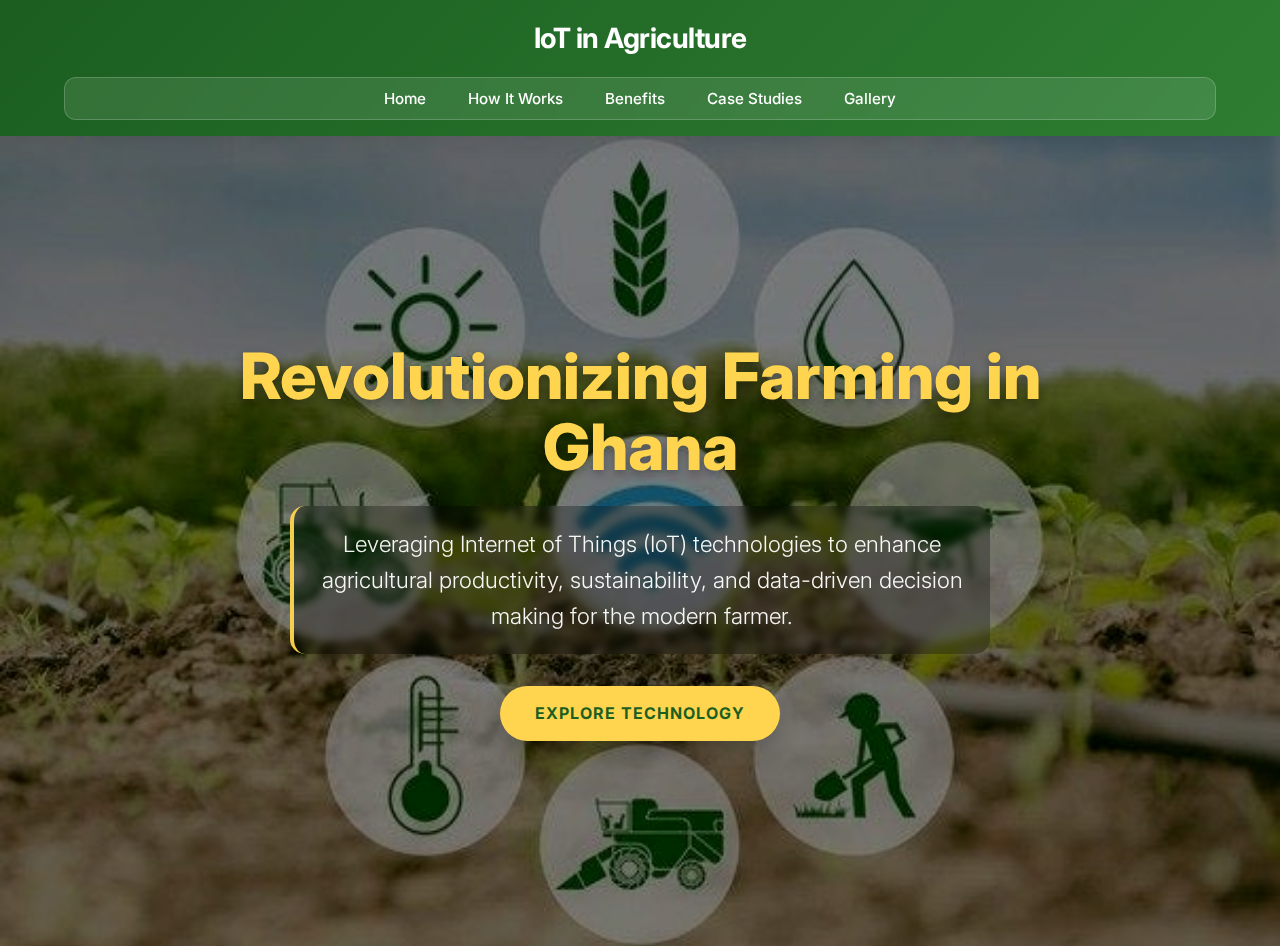
<file: index.html>
<!DOCTYPE html>
<html lang="en">
<head>
    <meta charset="UTF-8">
    <meta name="viewport" content="width=device-width, initial-scale=1.0">
    <title>Bless Hlordzi | IoT in Agriculture</title>
    <link href="https://fonts.googleapis.com/css2?family=Inter:wght@300;400;600;700&display=swap" rel="stylesheet">

    <style>
        /* ===== Modern Variables ===== */
        :root {
            --primary: #2e7d32;
            --primary-dark: #1b5e20;
            --accent: #ffd54f;
            --text-dark: #1a1a1a;
            --text-light: #ffffff;
            --glass: rgba(255, 255, 255, 0.1);
            --transition: all 0.3s cubic-bezier(0.4, 0, 0.2, 1);
        }

        /* ===== Reset & Global Styles ===== */
        * {
            margin: 0;
            padding: 0;
            box-sizing: border-box;
        }

        body {
            font-family: 'Inter', sans-serif;
            line-height: 1.6;
            background-color: #f8faf9;
            color: var(--text-dark);
            overflow-x: hidden;
        }

        /* ===== Header & Navigation ===== */
        header {
            background: linear-gradient(135deg, var(--primary-dark), var(--primary));
            padding: 1rem 0;
            position: sticky;
            top: 0;
            z-index: 1000;
            box-shadow: 0 4px 20px rgba(0,0,0,0.1);
        }

        .nav-container {
            width: 90%;
            max-width: 1200px;
            margin: 0 auto;
            display: flex;
            flex-direction: column;
            align-items: center;
        }

        header h1 {
            color: var(--text-light);
            font-size: 1.75rem;
            font-weight: 700;
            margin-bottom: 1rem;
            letter-spacing: -0.5px;
        }

        nav {
            width: 100%;
            background: var(--glass);
            backdrop-filter: blur(10px);
            border: 1px solid rgba(255, 255, 255, 0.2);
            border-radius: 12px;
            padding: 0.5rem;
        }

        nav ul {
            list-style: none;
            display: flex;
            justify-content: center;
            flex-wrap: wrap;
            gap: 10px;
        }

        nav a {
            color: var(--text-light);
            text-decoration: none;
            font-weight: 500;
            font-size: 0.95rem;
            padding: 8px 16px;
            border-radius: 8px;
            transition: var(--transition);
        }

        nav a:hover {
            background: var(--text-light);
            color: var(--primary-dark);
        }

        /* ===== Hero Section ===== */
        .hero {
            position: relative;
            height: 90vh;
            display: flex;
            align-items: center;
            justify-content: center;
            overflow: hidden;
            background-color: #000;
        }

        .hero-img {
            position: absolute;
            top: 0;
            left: 0;
            width: 100%;
            height: 100%;
            object-fit: cover;
            opacity: 0.6;
            filter: brightness(0.8) contrast(1.1);
        }

        .hero-content {
            position: relative;
            z-index: 1;
            text-align: center;
            max-width: 900px;
            padding: 0 2rem;
        }

        .hero h2 {
            font-size: clamp(2.5rem, 5vw, 4rem);
            color: var(--accent);
            line-height: 1.1;
            margin-bottom: 1.5rem;
            font-weight: 800;
            text-shadow: 0 4px 10px rgba(0,0,0,0.3);
        }

        .hero p {
            font-size: clamp(1.1rem, 2vw, 1.4rem);
            color: var(--text-light);
            max-width: 700px;
            margin: 0 auto;
            font-weight: 300;
            opacity: 0.95;
            background: rgba(0, 0, 0, 0.3);
            padding: 20px;
            border-radius: 15px;
            backdrop-filter: blur(4px);
            border-left: 4px solid var(--accent);
        }

        /* Call to Action Button */
        .cta-button {
            display: inline-block;
            margin-top: 2rem;
            padding: 15px 35px;
            background-color: var(--accent);
            color: var(--primary-dark);
            text-decoration: none;
            font-weight: 700;
            border-radius: 50px;
            transition: var(--transition);
            text-transform: uppercase;
            letter-spacing: 1px;
            box-shadow: 0 10px 20px rgba(0,0,0,0.2);
        }

        .cta-button:hover {
            transform: translateY(-3px);
            box-shadow: 0 15px 25px rgba(0,0,0,0.3);
            background-color: #fff;
        }

        /* ===== Responsive Design ===== */
        @media (max-width: 768px) {
            .nav-container { width: 95%; }
            nav ul { gap: 5px; }
            nav a { font-size: 0.85rem; padding: 6px 10px; }
            .hero { height: 80vh; }
        }
    </style>
</head>

<body>

    <header>
        <div class="nav-container">
            <h1>IoT in Agriculture</h1>
            <nav>
                <ul>
                    <li><a href="index.html">Home</a></li>
                    <li><a href="how-it-works.html">How It Works</a></li>
                    <li><a href="benefits.html">Benefits</a></li>
                    <li><a href="case-studies.html">Case Studies</a></li>
                    <li><a href="gallery.html">Gallery</a></li>
                </ul>
            </nav>
        </div>
    </header>

    <main>
        <section class="hero">
            <img src="Web Project/IOT Based Fertilizer System for Smart Agriculture.jpg" alt="Smart Agriculture System" class="hero-img">

            <div class="hero-content">
                <h2>Revolutionizing Farming in Ghana</h2>
                <p>
                    Leveraging Internet of Things (IoT) technologies to enhance agricultural 
                    productivity, sustainability, and data-driven decision making for the modern farmer.
                </p>
                <a href="how-it-works.html" class="cta-button">Explore Technology</a>
            </div>
        </section>
    </main>

</body>
</html>
</file>
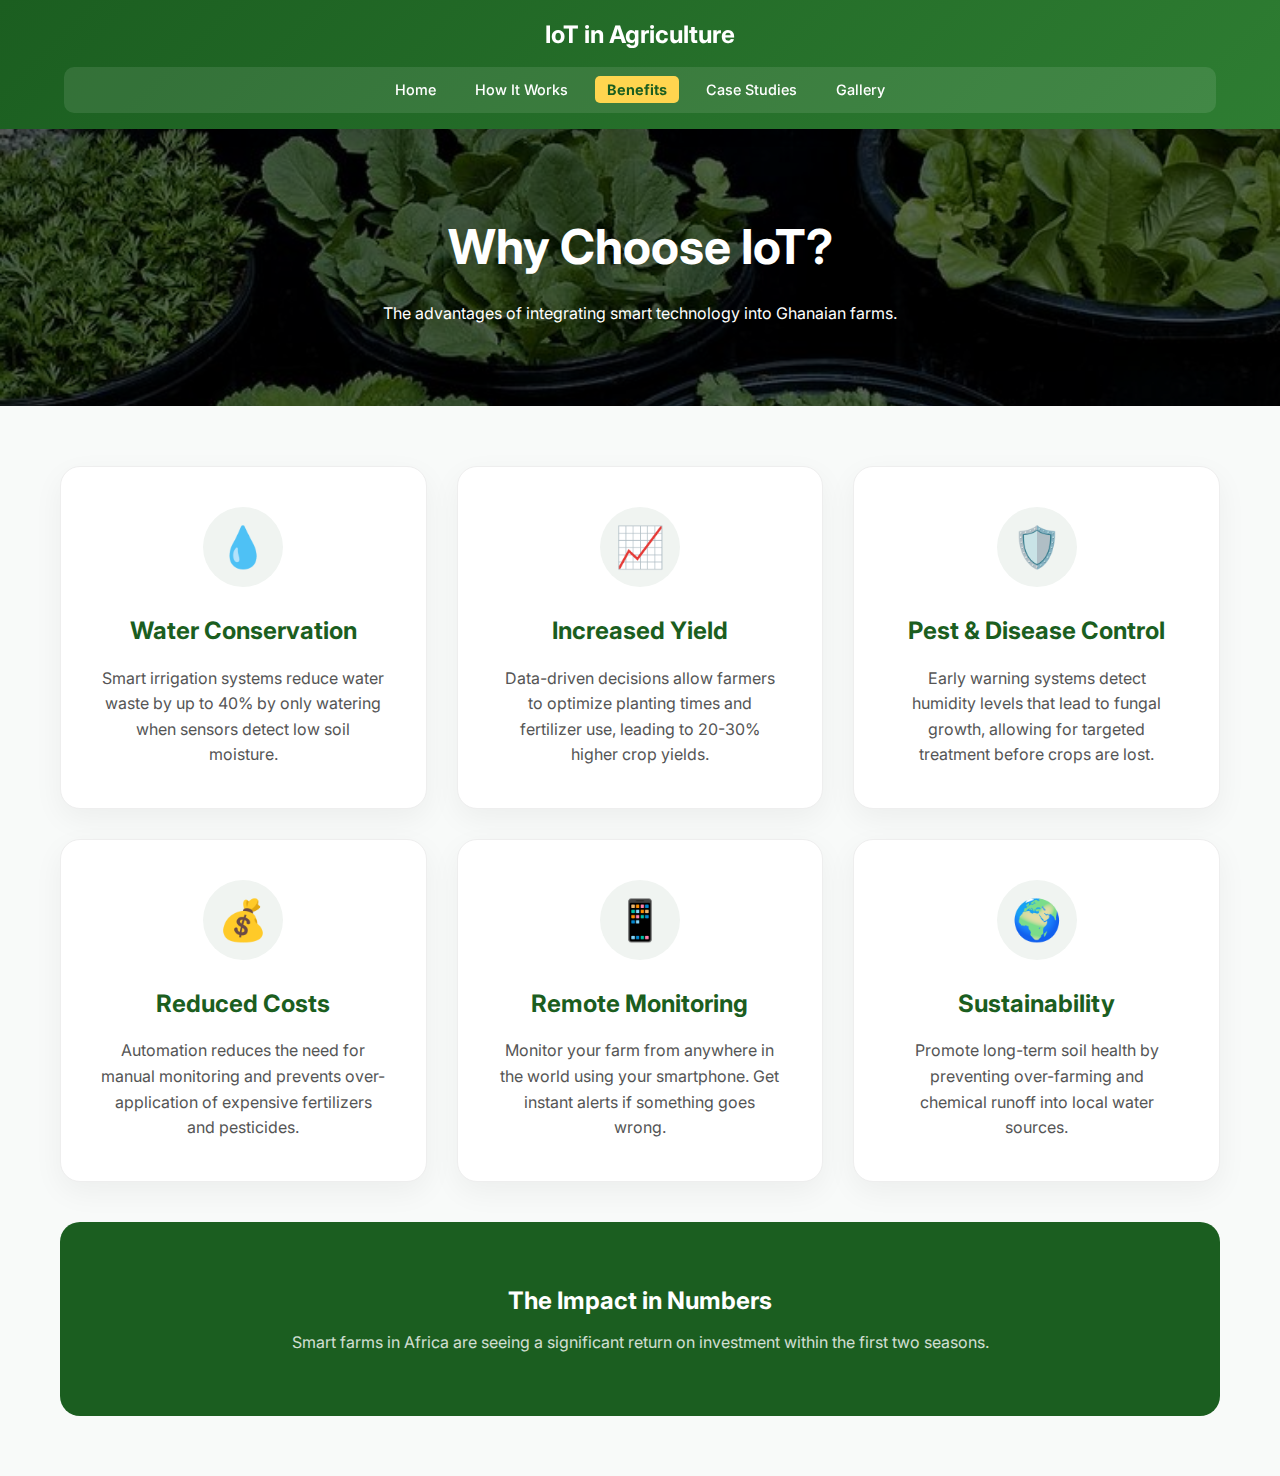
<file: benefits.html>
<!DOCTYPE html>
<html lang="en">
<head>
    <meta charset="UTF-8">
    <meta name="viewport" content="width=device-width, initial-scale=1.0">
    <title>Benefits | IoT in Agriculture</title>
    <link href="https://fonts.googleapis.com/css2?family=Inter:wght@300;400;600;700&display=swap" rel="stylesheet">
    
    <style>
        /* ===== Shared Variables ===== */
        :root {
            --primary: #2e7d32;
            --primary-dark: #1b5e20;
            --accent: #ffd54f;
            --text-dark: #1a1a1a;
            --text-light: #ffffff;
            --bg-soft: #f0f4f1;
            --transition: all 0.3s cubic-bezier(0.4, 0, 0.2, 1);
        }

        * { margin: 0; padding: 0; box-sizing: border-box; }

        body {
            font-family: 'Inter', sans-serif;
            line-height: 1.6;
            background-color: #f8faf9;
            color: var(--text-dark);
        }

        /* ===== Header & Navigation ===== */
        header {
            background: linear-gradient(135deg, var(--primary-dark), var(--primary));
            padding: 1rem 0;
            position: sticky;
            top: 0;
            z-index: 1000;
            box-shadow: 0 4px 15px rgba(0,0,0,0.1);
        }

        .nav-container {
            width: 90%;
            max-width: 1200px;
            margin: 0 auto;
            text-align: center;
        }

        header h1 {
            color: white;
            font-size: 1.5rem;
            margin-bottom: 0.8rem;
        }

        nav ul {
            list-style: none;
            display: flex;
            justify-content: center;
            gap: 15px;
            background: rgba(255, 255, 255, 0.1);
            padding: 10px;
            border-radius: 10px;
        }

        nav a {
            color: white;
            text-decoration: none;
            font-size: 0.9rem;
            font-weight: 500;
            padding: 5px 12px;
            border-radius: 5px;
            transition: var(--transition);
        }

        nav a:hover { background: white; color: var(--primary-dark); }
        
        /* Highlight current page */
        .active-link { 
            background: var(--accent) !important; 
            color: var(--primary-dark) !important; 
            font-weight: 700; 
        }

        /* ===== Benefits Content ===== */
        .benefits-hero {
            text-align: center;
            padding: 80px 20px;
            background: linear-gradient(rgba(0,0,0,0.6), rgba(0,0,0,0.6)), url('Web Project/Calculating Soil Requirements for Different Container Sizes.jpg');
            background-size: cover;
            background-position: center;
            color: white;
        }

        .benefits-hero h1 { font-size: 3rem; margin-bottom: 15px; }

        .container {
            max-width: 1200px;
            margin: 0 auto;
            padding: 60px 20px;
        }

        .benefits-grid {
            display: grid;
            grid-template-columns: repeat(auto-fit, minmax(300px, 1fr));
            gap: 30px;
        }

        .benefit-card {
            background: white;
            padding: 40px;
            border-radius: 20px;
            text-align: center;
            box-shadow: 0 10px 30px rgba(0,0,0,0.05);
            transition: var(--transition);
            border: 1px solid #eee;
        }

        .benefit-card:hover {
            transform: translateY(-10px);
            border-color: var(--primary);
            box-shadow: 0 20px 40px rgba(46, 125, 50, 0.1);
        }

        .icon-circle {
            width: 80px;
            height: 80px;
            background: var(--bg-soft);
            border-radius: 50%;
            display: flex;
            align-items: center;
            justify-content: center;
            margin: 0 auto 25px;
            font-size: 2.5rem;
        }

        .benefit-card h3 {
            color: var(--primary-dark);
            margin-bottom: 15px;
            font-size: 1.5rem;
        }

        .benefit-card p {
            color: #555;
            font-size: 1rem;
        }

        /* ===== Bottom Banner ===== */
        .stats-banner {
            background: var(--primary-dark);
            color: white;
            padding: 60px 20px;
            text-align: center;
            margin-top: 40px;
            border-radius: 20px;
        }

        @media (max-width: 768px) {
            .benefits-hero h1 { font-size: 2rem; }
        }
    </style>
</head>
<body>

    <header>
        <div class="nav-container">
            <h1>IoT in Agriculture</h1>
            <nav>
                <ul>
                    <li><a href="index.html">Home</a></li>
                    <li><a href="how-it-works.html">How It Works</a></li>
                    <li><a href="benefits.html" class="active-link">Benefits</a></li>
                    <li><a href="case-studies.html">Case Studies</a></li>
                    <li><a href="gallery.html">Gallery</a></li>
                </ul>
            </nav>
        </div>
    </header>

    <section class="benefits-hero">
        <h1>Why Choose IoT?</h1>
        <p>The advantages of integrating smart technology into Ghanaian farms.</p>
    </section>

    <main class="container">
        <div class="benefits-grid">
            <div class="benefit-card">
                <div class="icon-circle">💧</div>
                <h3>Water Conservation</h3>
                <p>Smart irrigation systems reduce water waste by up to 40% by only watering when sensors detect low soil moisture.</p>
            </div>

            <div class="benefit-card">
                <div class="icon-circle">📈</div>
                <h3>Increased Yield</h3>
                <p>Data-driven decisions allow farmers to optimize planting times and fertilizer use, leading to 20-30% higher crop yields.</p>
            </div>

            <div class="benefit-card">
                <div class="icon-circle">🛡️</div>
                <h3>Pest & Disease Control</h3>
                <p>Early warning systems detect humidity levels that lead to fungal growth, allowing for targeted treatment before crops are lost.</p>
            </div>

            <div class="benefit-card">
                <div class="icon-circle">💰</div>
                <h3>Reduced Costs</h3>
                <p>Automation reduces the need for manual monitoring and prevents over-application of expensive fertilizers and pesticides.</p>
            </div>

            <div class="benefit-card">
                <div class="icon-circle">📱</div>
                <h3>Remote Monitoring</h3>
                <p>Monitor your farm from anywhere in the world using your smartphone. Get instant alerts if something goes wrong.</p>
            </div>

            <div class="benefit-card">
                <div class="icon-circle">🌍</div>
                <h3>Sustainability</h3>
                <p>Promote long-term soil health by preventing over-farming and chemical runoff into local water sources.</p>
            </div>
        </div>

        <section class="stats-banner">
            <h2>The Impact in Numbers</h2>
            <p style="margin-top: 10px; opacity: 0.8;">Smart farms in Africa are seeing a significant return on investment within the first two seasons.</p>
        </section>
    </main>

</body>
</html>
</file>
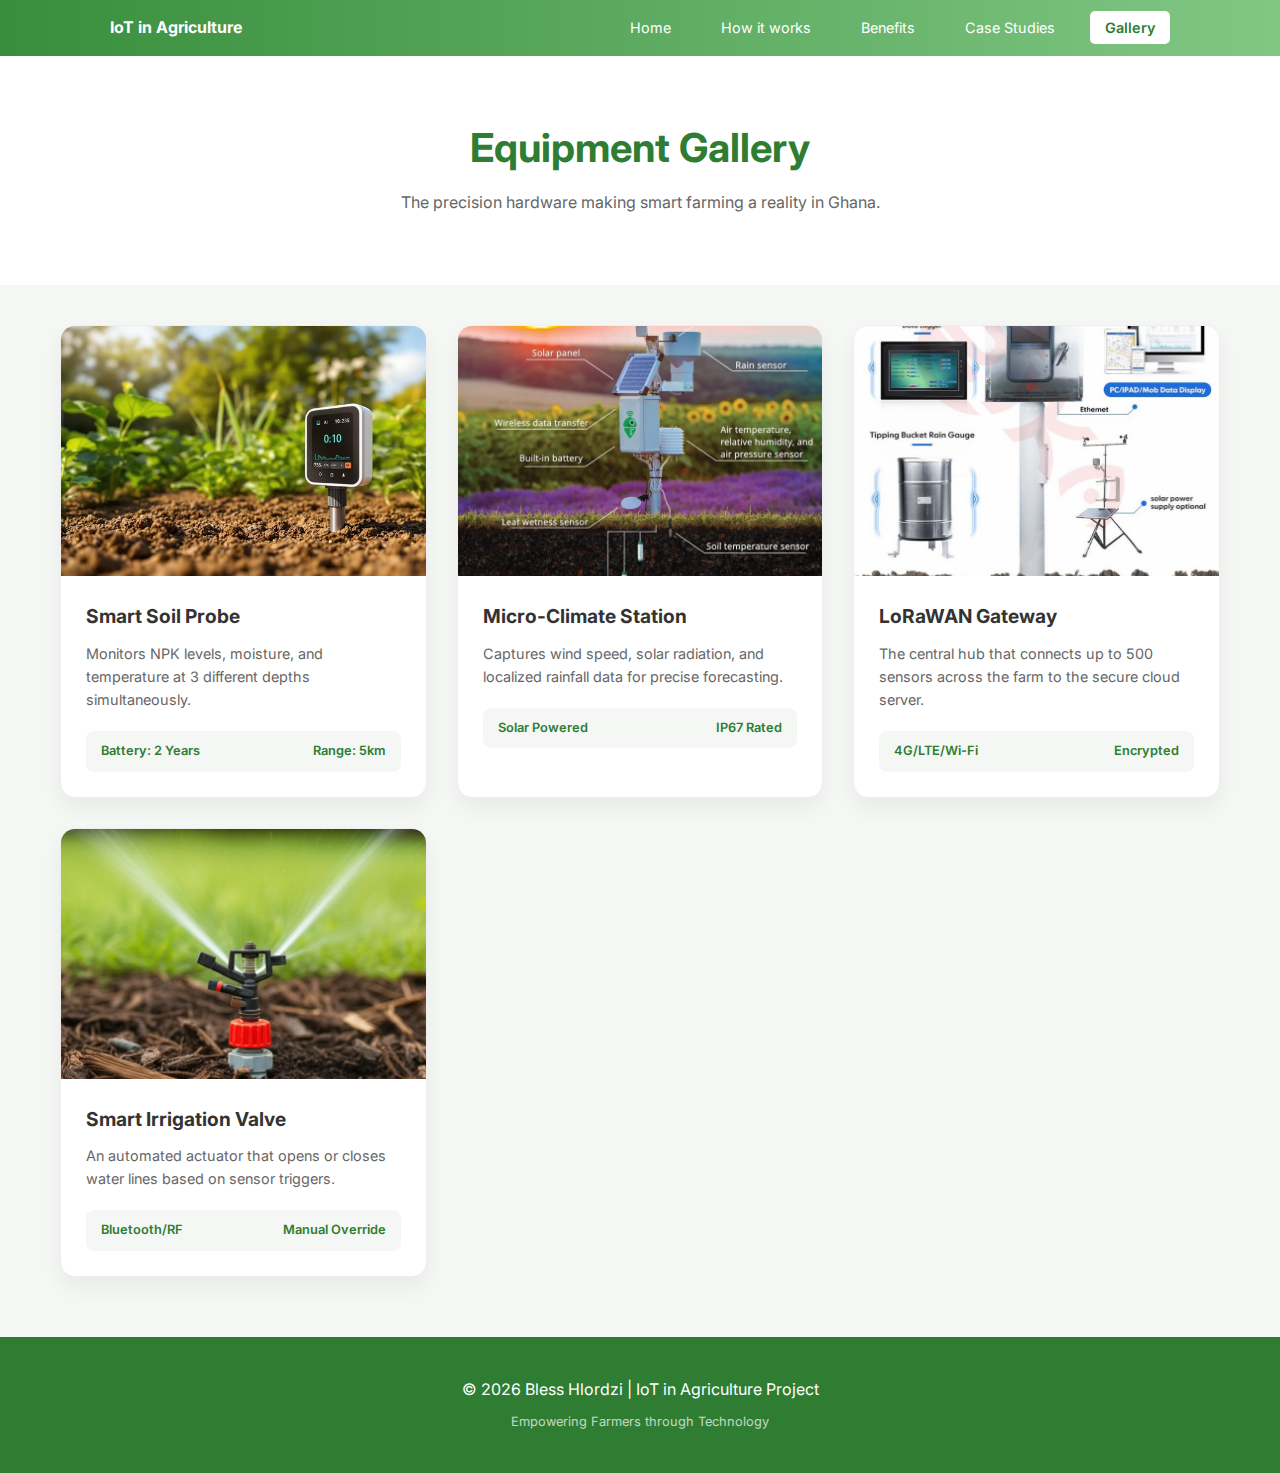
<file: gallery.html>
<!DOCTYPE html>
<html lang="en">
<head>
    <meta charset="UTF-8">
    <meta name="viewport" content="width=device-width, initial-scale=1.0">
    <title>Equipment Gallery | IoT Agriculture</title>
    <link href="https://fonts.googleapis.com/css2?family=Inter:wght@300;400;600;700&display=swap" rel="stylesheet">
    
    <style>
        :root {
            --primary-green: #4CAF50;
            --dark-green: #2E7D32;
            --bg-light: #F4F7F4;
            --white: #ffffff;
            --text-dark: #2c3e50;
            --text-muted: #666;
        }

        * { margin: 0; padding: 0; box-sizing: border-box; }

        body {
            font-family: 'Inter', sans-serif;
            background-color: var(--bg-light);
            color: var(--text-dark);
            line-height: 1.6;
        }

        /* ===== Consistent Navigation ===== */
        .top-nav {
            background: linear-gradient(to right, #388E3C, #81C784);
            padding: 15px 0;
            color: white;
            position: sticky;
            top: 0;
            z-index: 1000;
        }

        .nav-inner {
            max-width: 1100px;
            margin: 0 auto;
            display: flex;
            justify-content: space-between;
            align-items: center;
            padding: 0 20px;
        }

        nav ul { list-style: none; display: flex; gap: 20px; }
        nav a { color: white; text-decoration: none; font-size: 0.9rem; padding: 8px 15px; border-radius: 5px; transition: 0.3s; }
        .active-btn { background: white; color: var(--dark-green); font-weight: 600; }

        /* ===== Gallery Header ===== */
        .gallery-header {
            text-align: center;
            padding: 60px 20px;
            background: var(--white);
        }

        .gallery-header h1 { color: var(--dark-green); font-size: 2.5rem; }
        .gallery-header p { color: var(--text-muted); max-width: 600px; margin: 10px auto; }

        /* ===== Grid Layout ===== */
        .container {
            max-width: 1200px;
            margin: 40px auto;
            padding: 0 20px;
        }

        .equipment-grid {
            display: grid;
            grid-template-columns: repeat(auto-fit, minmax(300px, 1fr));
            gap: 30px;
        }

        .equipment-card {
            background: var(--white);
            border-radius: 15px;
            overflow: hidden;
            box-shadow: 0 10px 20px rgba(0,0,0,0.05);
            transition: transform 0.3s ease;
            border: 1px solid #eee;
        }

        .equipment-card:hover {
            transform: translateY(-10px);
            border-color: var(--primary-green);
        }

        .img-container {
            width: 100%;
            height: 250px;
            background-color: #eee;
            overflow: hidden;
        }

        .img-container img {
            width: 100%;
            height: 100%;
            object-fit: cover;
        }

        .card-content {
            padding: 25px;
        }

        .card-content h3 {
            margin-bottom: 10px;
            color: #333;
            font-size: 1.2rem;
        }

        .card-content p {
            font-size: 0.9rem;
            color: var(--text-muted);
            margin-bottom: 20px;
        }

        .specs {
            display: flex;
            justify-content: space-between;
            background: var(--bg-light);
            padding: 10px 15px;
            border-radius: 8px;
            font-size: 0.8rem;
            font-weight: 600;
            color: var(--dark-green);
        }

        /* ===== Footer ===== */
        footer {
            text-align: center;
            padding: 40px;
            margin-top: 60px;
            background: var(--dark-green);
            color: white;
        }
    </style>
</head>
<body>

    <div class="top-nav">
        <div class="nav-inner">
            <div style="font-weight: 700;">IoT in Agriculture</div>
            <nav>
                <ul>
                    <li><a href="index.html">Home</a></li>
                    <li><a href="how-it-works.html">How it works</a></li>
                    <li><a href="benefits.html">Benefits</a></li>
                    <li><a href="case-studies.html">Case Studies</a></li>
                    <li><a class="active-btn" href="gallery.html">Gallery</a></li>
                </ul>
            </nav>
        </div>
    </div>

    <section class="gallery-header">
        <h1>Equipment Gallery</h1>
        <p>The precision hardware making smart farming a reality in Ghana.</p>
    </section>

    <main class="container">
        <div class="equipment-grid">
            
            <div class="equipment-card">
                <div class="img-container">
                    <img src="Web Project/Ultimate Guide to AI-Powered Soil Monitoring.jpg" alt="Soil Sensor">
                </div>
                <div class="card-content">
                    <h3>Smart Soil Probe</h3>
                    <p>Monitors NPK levels, moisture, and temperature at 3 different depths simultaneously.</p>
                    <div class="specs">
                        <span>Battery: 2 Years</span>
                        <span>Range: 5km</span>
                    </div>
                </div>
            </div>

            <div class="equipment-card">
                <div class="img-container">
                    <img src="Web Project/Professional Weather Stations for Agriculture _ Meteobot.jpg" alt="Weather Station">
                </div>
                <div class="card-content">
                    <h3>Micro-Climate Station</h3>
                    <p>Captures wind speed, solar radiation, and localized rainfall data for precise forecasting.</p>
                    <div class="specs">
                        <span>Solar Powered</span>
                        <span>IP67 Rated</span>
                    </div>
                </div>
            </div>

            <div class="equipment-card">
                <div class="img-container">
                    <img src="Web Project/The method of using soil sensors.jpg" alt="Control Unit">
                </div>
                <div class="card-content">
                    <h3>LoRaWAN Gateway</h3>
                    <p>The central hub that connects up to 500 sensors across the farm to the secure cloud server.</p>
                    <div class="specs">
                        <span>4G/LTE/Wi-Fi</span>
                        <span>Encrypted</span>
                    </div>
                </div>
            </div>

            <div class="equipment-card">
                <div class="img-container">
                    <img src="Web Project/How To Clean Sprinkler Valve.jpg" alt="Irrigation Valve">
                </div>
                <div class="card-content">
                    <h3>Smart Irrigation Valve</h3>
                    <p>An automated actuator that opens or closes water lines based on sensor triggers.</p>
                    <div class="specs">
                        <span>Bluetooth/RF</span>
                        <span>Manual Override</span>
                    </div>
                </div>
            </div>

        </div>
    </main>

    <footer>
        <p>&copy; 2026 Bless Hlordzi | IoT in Agriculture Project</p>
        <p style="font-size: 0.8rem; margin-top: 10px; opacity: 0.7;">Empowering Farmers through Technology</p>
    </footer>

</body>
</html>
</file>
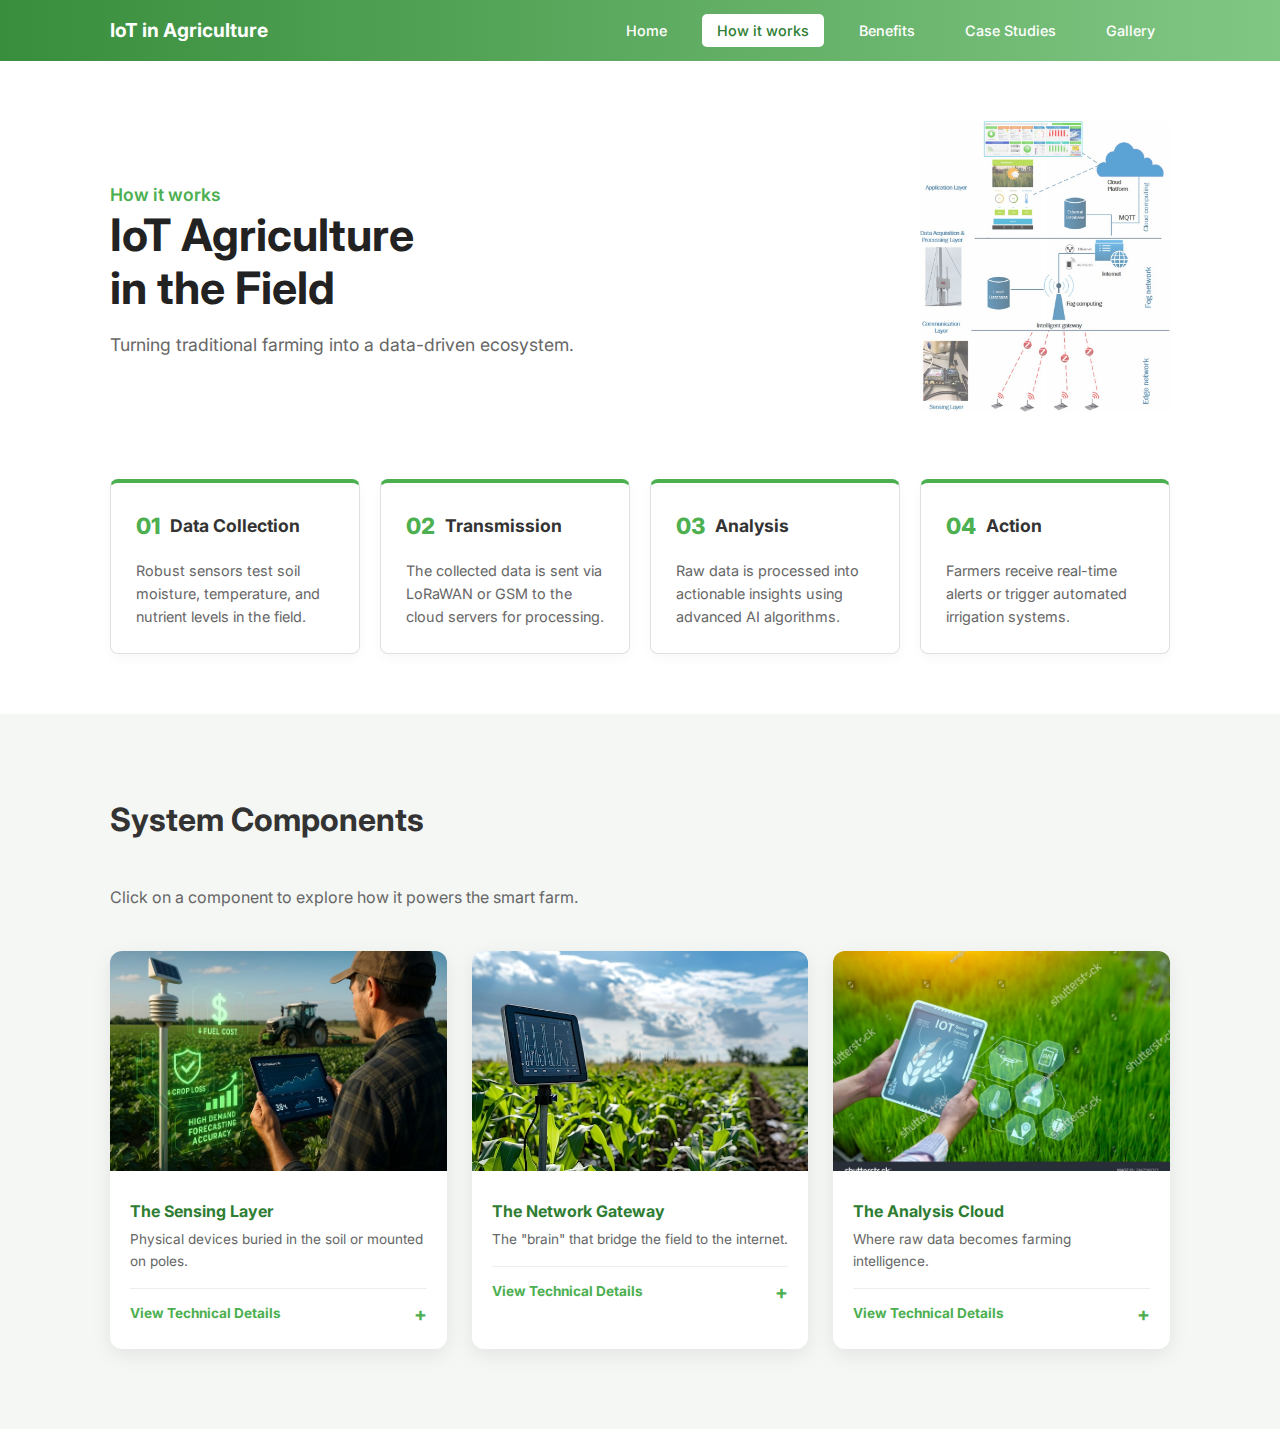
<file: how-it-works.html>
<!DOCTYPE html>
<html lang="en">
<head>
    <meta charset="UTF-8">
    <meta name="viewport" content="width=device-width, initial-scale=1.0">
    <title>How It Works | IoT Agriculture</title>
    <link href="https://fonts.googleapis.com/css2?family=Inter:wght@300;400;500;600;700&display=swap" rel="stylesheet">
    
    <style>
        :root {
            --primary-green: #4CAF50;
            --dark-green: #2E7D32;
            --light-bg: #F5F7F5;
            --text-main: #333333;
            --text-muted: #666666;
            --white: #ffffff;
        }

        * { margin: 0; padding: 0; box-sizing: border-box; }

        body {
            font-family: 'Inter', sans-serif;
            background-color: var(--white);
            color: var(--text-main);
            line-height: 1.6;
        }

        /* ===== Top Navigation Bar (Green Strip) ===== */
        .top-nav {
            background: linear-gradient(to right, #388E3C, #81C784);
            padding: 15px 0;
            color: white;
        }

        .nav-inner {
            max-width: 1100px;
            margin: 0 auto;
            display: flex;
            justify-content: space-between;
            align-items: center;
            padding: 0 20px;
        }

        .logo-text { font-weight: 700; font-size: 1.2rem; }

        nav ul {
            list-style: none;
            display: flex;
            gap: 20px;
        }

        nav a {
            color: white;
            text-decoration: none;
            font-size: 0.9rem;
            font-weight: 500;
            padding: 8px 15px;
            border-radius: 5px;
            transition: 0.3s;
        }

        .active-btn { background: white; color: var(--dark-green); }

        /* ===== Header Section ===== */
        .hero-header {
            max-width: 1100px;
            margin: 60px auto;
            padding: 0 20px;
            display: flex;
            justify-content: space-between;
            align-items: center;
        }

        .hero-text h1 {
            font-size: 2.8rem;
            line-height: 1.2;
            margin-bottom: 15px;
            color: #222;
        }

        .hero-text p { color: var(--text-muted); font-size: 1.1rem; }

        /* Small Architecture Icon on right */
        .hero-icon-graphic {
            width: 250px;
            opacity: 0.8;
        }

        /* ===== Steps Grid (01, 02, 03, 04) ===== */
        .steps-container {
            max-width: 1100px;
            margin: 40px auto;
            padding: 0 20px;
            display: grid;
            grid-template-columns: repeat(auto-fit, minmax(240px, 1fr));
            gap: 20px;
        }

        .step-card {
            background: var(--white);
            border: 1px solid #E0E0E0;
            border-top: 4px solid var(--primary-green);
            padding: 25px;
            border-radius: 8px;
            box-shadow: 0 4px 12px rgba(0,0,0,0.03);
        }

        .step-card h3 {
            display: flex;
            align-items: center;
            gap: 10px;
            margin-bottom: 15px;
            font-size: 1.1rem;
        }

        .step-num { color: var(--primary-green); font-weight: 800; font-size: 1.4rem; }

        .step-card p { font-size: 0.9rem; color: var(--text-muted); }

        /* ===== Architecture Gallery Section ===== */
        .gallery-section {
            background-color: var(--light-bg);
            padding: 80px 0;
            margin-top: 60px;
        }

        .gallery-inner {
            max-width: 1100px;
            margin: 0 auto;
            padding: 0 20px;
        }

        .gallery-inner h2 { margin-bottom: 40px; font-size: 2rem; }

        .gallery-grid {
            display: grid;
            grid-template-columns: repeat(auto-fit, minmax(320px, 1fr));
            gap: 25px;
        }

        .gallery-item {
            background: white;
            border-radius: 12px;
            overflow: hidden;
            box-shadow: 0 6px 20px rgba(0,0,0,0.08);
        }

        .gallery-item img {
            width: 100%;
            height: 220px;
            object-fit: cover;
        }

        .item-info { padding: 20px; }
        .item-info h4 { margin-bottom: 5px; color: var(--dark-green); }
        .item-info p { font-size: 0.85rem; color: var(--text-muted); }

        @media (max-width: 768px) {
            .hero-header { flex-direction: column; text-align: center; }
            .hero-icon-graphic { margin-top: 30px; }
        }
        /* Styling for the Details/Summary Reveal */
details {
    margin-top: 15px;
    cursor: pointer;
    border-top: 1px solid #eee;
    padding-top: 10px;
}

summary {
    font-weight: 700;
    color: var(--primary-green);
    font-size: 0.85rem;
    list-style: none; /* Removes the default arrow */
    display: flex;
    justify-content: space-between;
    align-items: center;
}

summary::after {
    content: '+';
    font-size: 1.2rem;
}

details[open] summary::after {
    content: '-';
}

.detail-content {
    background: #f9f9f9;
    padding: 15px;
    border-radius: 8px;
    margin-top: 10px;
    font-size: 0.85rem;
    color: #444;
    border-left: 3px solid var(--primary-green);
    animation: fadeIn 0.4s ease;
}

@keyframes fadeIn {
    from { opacity: 0; transform: translateY(-5px); }
    to { opacity: 1; transform: translateY(0); }
}
    </style>
</head>
<body>

    <div class="top-nav">
        <div class="nav-inner">
            <div class="logo-text">IoT in Agriculture</div>
            <nav>
                <ul>
                    <li><a href="index.html">Home</a></li>
                    <li><a class="active-btn" href="how-it-works.html">How it works</a></li>
                    <li><a href="benefits.html">Benefits</a></li>
                    <li><a href="case-studies.html">Case Studies</a></li>
                    <li><a href="gallery.html">Gallery</a></li>
                </ul>
            </nav>
        </div>
    </div>

    <div class="hero-header">
        <div class="hero-text">
            <p style="color: var(--primary-green); font-weight: 600;">How it works</p>
            <h1>IoT Agriculture <br>in the Field</h1>
            <p>Turning traditional farming into a data-driven ecosystem.</p>
        </div>
        <div class="hero-icon-graphic">
            <img src="Web Project/oT-architecture-with-hardware-and-connectivity-for-the-smart-farm-prototype.png" alt="IoT Architecture" class="hero-icon-graphic">
                <path fill="#4CAF50" d="M44.7,-76.4C58.1,-69.2,69.2,-58.1,77.4,-44.7C85.5,-31.3,90.7,-15.7,89.7,-0.6C88.7,14.5,81.5,29,72.4,41.9C63.3,54.8,52.4,66.1,39.3,73.1C26.2,80.1,13.1,82.8,-0.7,84C-14.5,85.2,-29,85,-42.2,79.1C-55.3,73.1,-67.2,61.5,-75.4,47.9C-83.5,34.3,-88,18.7,-88.4,2.9C-88.7,-12.9,-84.9,-28.9,-76.2,-42.3C-67.5,-55.7,-53.8,-66.5,-39.6,-73.2C-25.3,-79.9,-10.6,-82.5,2.4,-86.6C15.4,-90.7,31.3,-83.6,44.7,-76.4Z" transform="translate(100 100)" opacity="0.1" />
                <rect x="70" y="60" width="60" height="80" rx="5" fill="#E0E0E0" />
                <circle cx="100" cy="125" r="5" fill="white" />
            </svg>
        </div>
    </div>

    <div class="steps-container">
        <div class="step-card">
            <h3><span class="step-num">01</span> Data Collection</h3>
            <p>Robust sensors test soil moisture, temperature, and nutrient levels in the field.</p>
        </div>
        <div class="step-card">
            <h3><span class="step-num">02</span> Transmission</h3>
            <p>The collected data is sent via LoRaWAN or GSM to the cloud servers for processing.</p>
        </div>
        <div class="step-card">
            <h3><span class="step-num">03</span> Analysis</h3>
            <p>Raw data is processed into actionable insights using advanced AI algorithms.</p>
        </div>
        <div class="step-card">
            <h3><span class="step-num">04</span> Action</h3>
            <p>Farmers receive real-time alerts or trigger automated irrigation systems.</p>
        </div>
    </div>

    <div class="gallery-section">
    <div class="gallery-inner">
        <h2>System Components</h2>
        <p style="margin-bottom: 40px; color: var(--text-muted);">Click on a component to explore how it powers the smart farm.</p>
        
        <div class="gallery-grid">
            <div class="gallery-item">
                <img src="Web Project/NEWS.jpg" alt="Sensor">
                <div class="item-info">
                    <h4>The Sensing Layer</h4>
                    <p>Physical devices buried in the soil or mounted on poles.</p>
                    <details>
                        <summary>View Technical Details</summary>
                        <div class="detail-content">
                            <p>These sensors use <strong>Capacitance-based sensing</strong> to measure soil moisture. They are built with anti-corrosive materials to survive 5+ years in Ghana's tropical soil. They transmit data every 15 minutes.</p>
                        </div>
                    </details>
                </div>
            </div>

            <div class="gallery-item">
                <img src="Web Project/smart-irrigation-system-sensors-field-control-panel-monitor-soil-moisture-levels-weather-conditions-efficient-watering-concept-smart-irrigation-systems-field-sensors_864588-58495.jpg" alt="Control Unit">
                <div class="item-info">
                    <h4>The Network Gateway</h4>
                    <p>The "brain" that bridge the field to the internet.</p>
                    <details>
                        <summary>View Technical Details</summary>
                        <div class="detail-content">
                            <p>This unit uses <strong>LoRaWAN technology</strong>, which can transmit data up to 15km while using very little power. It collects signals from 100+ sensors and pushes them to the cloud via a 4G SIM card.</p>
                        </div>
                    </details>
                </div>
            </div>

            <div class="gallery-item">
                <img src="Web Project/stock-photo-a-person-uses-a-tablet-displaying-iot-internet-of-things-with-agricultural-and-environmental-2642566315.jpg" alt="Analysis">
                <div class="item-info">
                    <h4>The Analysis Cloud</h4>
                    <p>Where raw data becomes farming intelligence.</p>
                    <details>
                        <summary>View Technical Details</summary>
                        <div class="detail-content">
                            <p>Our cloud server runs <strong>Evapotranspiration (ET) algorithms</strong>. It combines your soil data with local weather forecasts to tell you exactly how many liters of water your crops need for the next 24 hours.</p>
                        </div>
                    </details>
                </div>
            </div>
        </div>
    </div>
</div>

</body>
</html>
</file>
